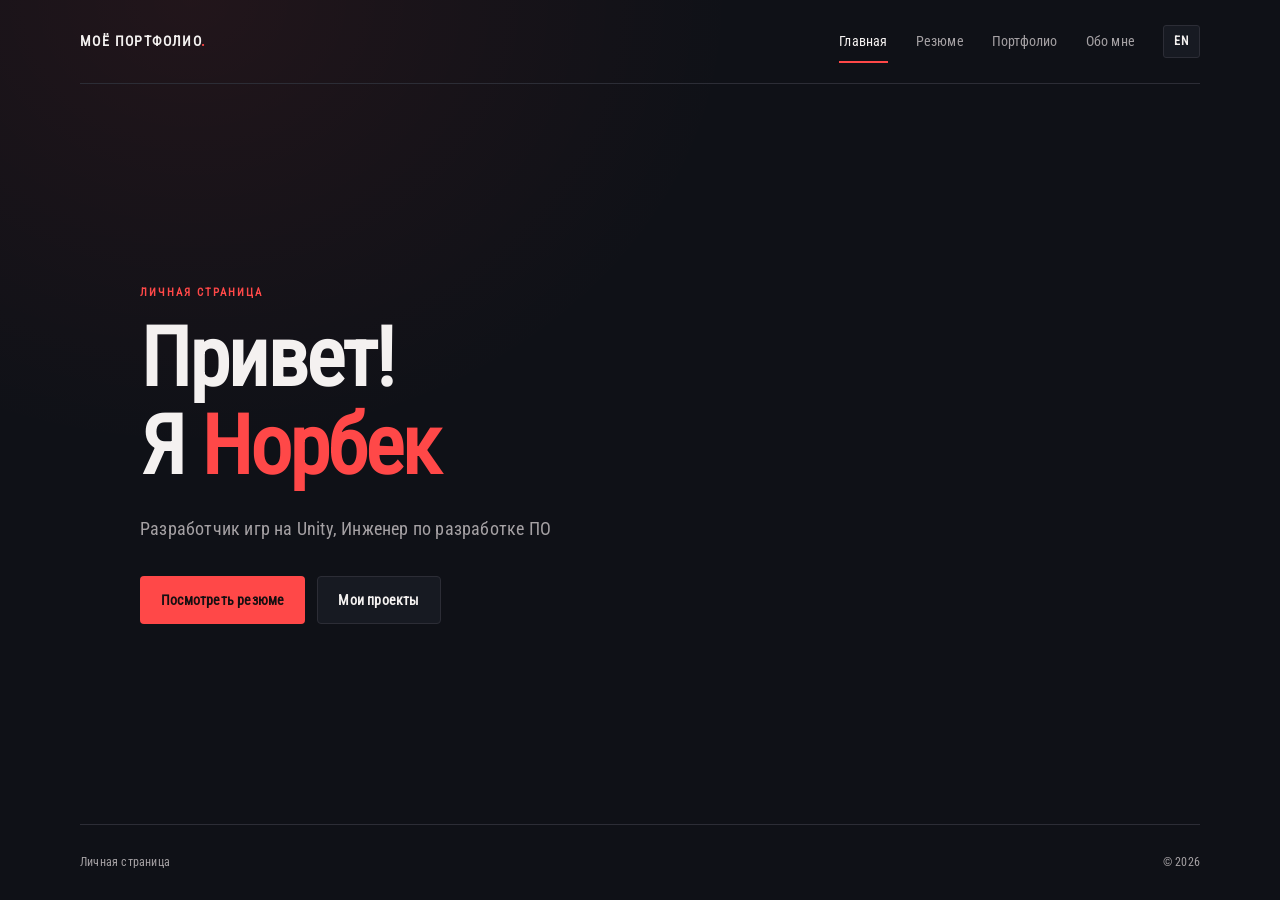
<file: index.html>
<!DOCTYPE html>
<html lang="ru">

<head>
    <meta charset="UTF-8">
    <meta name="viewport" content="width=device-width, initial-scale=1.0">
    <meta name="description" content="Личное резюме и портфолио" data-i18n-content="home.metaDescription">
    <title data-i18n="home.title">Главная — Моё портфолио</title>
    <link rel="stylesheet" href="style.css">
    <script src="language.js?v=2" defer></script>
</head>

<body>
    <header class="site-header">
        <a class="brand" href="index.html"><span data-i18n="common.brand">МОЁ ПОРТФОЛИО</span><span>.</span></a>
        <nav class="site-nav" aria-label="Основная навигация" data-i18n-aria-label="common.navigation">
            <a class="active" href="index.html" aria-current="page" data-i18n="common.home">Главная</a>
            <a href="resume.html" data-i18n="common.resume">Резюме</a>
            <a href="portfolio.html" data-i18n="common.portfolio">Портфолио</a>
            <a href="about.html" data-i18n="common.about">Обо мне</a>
            <button class="language-toggle" type="button" data-language-toggle
                data-i18n="language.button" data-i18n-aria-label="language.switchToEnglish">EN</button>
        </nav>
    </header>

    <main class="home-main">
        <section class="hero">
            <p class="eyebrow" data-i18n="home.eyebrow">ЛИЧНАЯ СТРАНИЦА</p>
            <h1><span data-i18n="home.greeting">Привет!</span><br><span data-i18n="home.namePrefix">Я</span> <span data-i18n="home.name">Норбек</span></h1>
            <p class="hero-copy" data-i18n="home.role">Разработчик игр на Unity, Инженер по разработке ПО</p>
            <div class="button-row">
                <a class="button button-primary" href="resume.html" data-i18n="home.resumeButton">Посмотреть резюме</a>
                <a class="button button-secondary" href="portfolio.html" data-i18n="home.projectsButton">Мои проекты</a>
            </div>
        </section>
    </main>

    <footer class="site-footer">
        <span data-i18n="home.footer">Личная страница</span>
        <span>© <span id="year">2026</span></span>
    </footer>
</body>

</html>
</file>
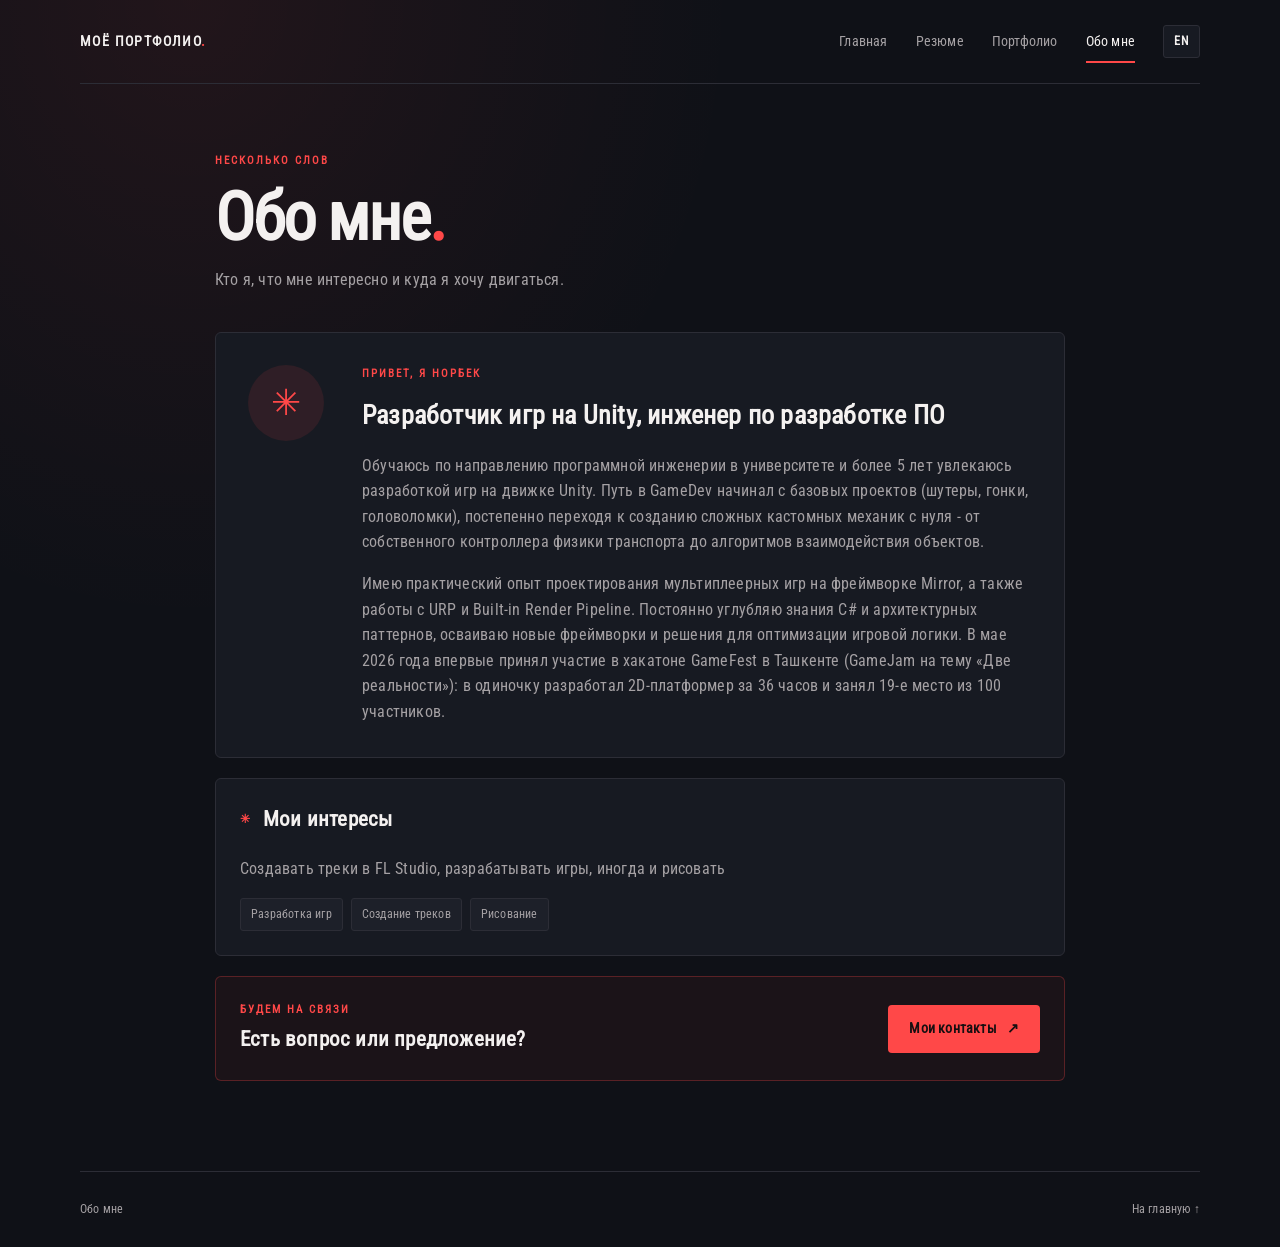
<file: about.html>
<!DOCTYPE html>
<html lang="ru">

<head>
    <meta charset="UTF-8">
    <meta name="viewport" content="width=device-width, initial-scale=1.0">
    <meta name="description" content="Немного обо мне" data-i18n-content="about.metaDescription">
    <title data-i18n="about.title">Обо мне — Моё портфолио</title>
    <link rel="stylesheet" href="style.css">
    <script src="language.js?v=2" defer></script>
</head>

<body>
    <header class="site-header">
        <a class="brand" href="index.html"><span data-i18n="common.brand">МОЁ ПОРТФОЛИО</span><span>.</span></a>
        <nav class="site-nav" aria-label="Основная навигация" data-i18n-aria-label="common.navigation">
            <a href="index.html" data-i18n="common.home">Главная</a>
            <a href="resume.html" data-i18n="common.resume">Резюме</a>
            <a href="portfolio.html" data-i18n="common.portfolio">Портфолио</a>
            <a class="active" href="about.html" aria-current="page" data-i18n="common.about">Обо мне</a>
            <button class="language-toggle" type="button" data-language-toggle
                data-i18n="language.button" data-i18n-aria-label="language.switchToEnglish">EN</button>
        </nav>
    </header>

    <main class="page-main about-main">
        <div class="page-heading">
            <p class="eyebrow" data-i18n="about.eyebrow">НЕСКОЛЬКО СЛОВ</p>
            <h1><span data-i18n="about.heading">Обо мне</span><span>.</span></h1>
            <p data-i18n="about.intro">Кто я, что мне интересно и куда я хочу двигаться.</p>
        </div>

        <section class="about-card">
            <div class="about-mark" aria-hidden="true">✳</div>
            <div>
                <p class="eyebrow" data-i18n="about.greeting">ПРИВЕТ, Я НОРБЕК</p>
                <h2 data-i18n="about.role">Разработчик игр на Unity, Инженер по разработке ПО</h2>
                <p class="about-copy" data-i18n="about.paragraphOne">Обучаюсь по направлению программной инженерии в университете и более 5 лет увлекаюсь разработкой игр на движке Unity. Путь в GameDev начинал с базовых проектов (шутеры, гонки, головоломки), постепенно переходя к созданию сложных кастомных механик с нуля - от собственного контроллера физики транспорта до алгоритмов взаимодействия объектов.</p>
                <p class="about-copy" data-i18n="about.paragraphTwo">Имею практический опыт проектирования мультиплеерных игр на фреймворке Mirror, а также работы с URP и Built-in Render Pipeline. Постоянно углубляю знания C# и архитектурных паттернов, осваиваю новые фреймворки и решения для оптимизации игровой логики. В мае 2026 года впервые принял участие в хакатоне GameFest в Ташкенте (GameJam на тему «Две реальности»): в одиночку разработал 2D-платформер за 36 часов и занял 19-е место из 100 участников.</p>
            </div>
        </section>

        <section class="content-card interests-card">
            <h2><span class="section-number">✳</span> <span data-i18n="about.interests">Мои интересы</span></h2>
            <p class="muted" data-i18n="about.interestsDescription">Создавать треки в FL Studio, разрабатывать игры, иногда и рисовать</p>
            <div class="tag-list">
                <span data-i18n="about.interestGames">[Разработка игр]</span>
                <span data-i18n="about.interestMusic">[Создание треков]</span>
                <span data-i18n="about.interestDrawing">[Рисование]</span>
            </div>
        </section>

        <section class="contact-banner">
            <div>
                <p class="eyebrow" data-i18n="about.contactEyebrow">БУДЕМ НА СВЯЗИ</p>
                <h2 data-i18n="about.contactHeading">Есть вопрос или предложение?</h2>
            </div>
            <a class="button button-primary" href="resume.html"><span data-i18n="about.contactsButton">Мои контакты</span> <span aria-hidden="true">↗</span></a>
        </section>
    </main>

    <footer class="site-footer">
        <span data-i18n="common.about">Обо мне</span>
        <a href="index.html" data-i18n="common.backHome">На главную ↑</a>
    </footer>
</body>

</html>
</file>
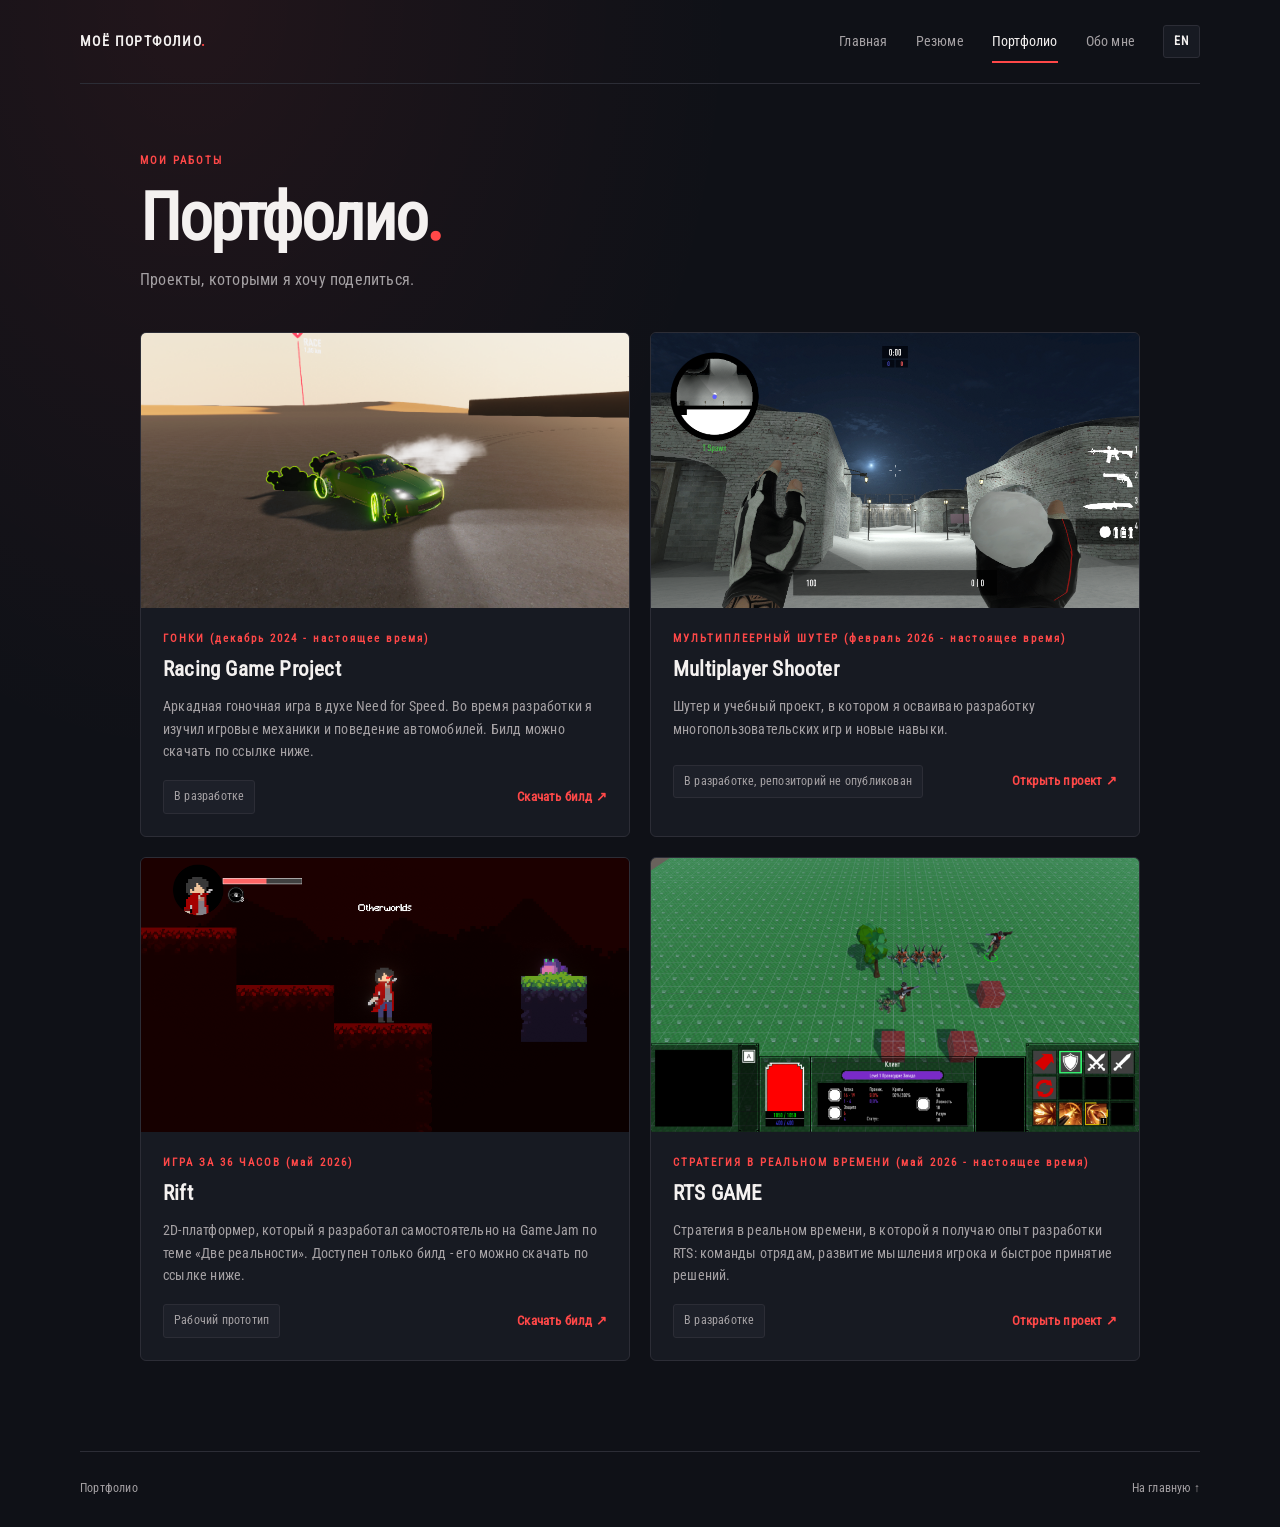
<file: portfolio.html>
<!DOCTYPE html>
<html lang="ru">

<head>
    <meta charset="UTF-8">
    <meta name="viewport" content="width=device-width, initial-scale=1.0">
    <meta name="description" content="Мои проекты и портфолио" data-i18n-content="portfolio.metaDescription">
    <title data-i18n="portfolio.title">Портфолио — Моё портфолио</title>
    <link rel="stylesheet" href="style.css">
    <script src="language.js?v=2" defer></script>
</head>

<body>
    <header class="site-header">
        <a class="brand" href="index.html"><span data-i18n="common.brand">МОЁ ПОРТФОЛИО</span><span>.</span></a>
        <nav class="site-nav" aria-label="Основная навигация" data-i18n-aria-label="common.navigation">
            <a href="index.html" data-i18n="common.home">Главная</a>
            <a href="resume.html" data-i18n="common.resume">Резюме</a>
            <a class="active" href="portfolio.html" aria-current="page" data-i18n="common.portfolio">Портфолио</a>
            <a href="about.html" data-i18n="common.about">Обо мне</a>
            <button class="language-toggle" type="button" data-language-toggle
                data-i18n="language.button" data-i18n-aria-label="language.switchToEnglish">EN</button>
        </nav>
    </header>

    <main class="page-main">
        <div class="page-heading">
            <p class="eyebrow" data-i18n="portfolio.eyebrow">МОИ РАБОТЫ</p>
            <h1><span data-i18n="portfolio.heading">Портфолио</span><span>.</span></h1>
            <p data-i18n="portfolio.intro">Проекты, которыми я хочу поделиться.</p>
        </div>

        <section class="project-grid" aria-label="Проекты" data-i18n-aria-label="portfolio.projectsLabel">
            <article class="project-card">
                <div class="project-visual visual-one">
                    <img src="images/racing-game-project.png" alt="Скриншот проекта Racing Game Project" data-i18n-alt="portfolio.racingAlt">
                </div>
                <div class="project-info">
                    <p class="eyebrow" data-i18n="portfolio.racingCategory">ГОНКИ (декабрь 2024 до текущего времени)</p>
                    <h2>Racing Game Project</h2>
                    <p data-i18n="portfolio.racingDescription">Игра жанра аркадных гонок на подобие Need For Speed, оттуда я научился к игровым механикам, поведениям машин. Билд можно скачать по ссылке снизу.</p>
                    <div class="project-bottom">
                        <span class="project-tech" data-i18n="portfolio.inDevelopment">На разработке</span>
                        <a class="text-link"
                            href="https://drive.google.com/file/d/1uWOw1J0gRCLCKvgv719ZZF-pbDGo_Lcz/view?usp=sharing"><span data-i18n="portfolio.downloadBuild">Скачать билд</span>
                            <span aria-hidden="true">↗</span></a>
                    </div>
                </div>
            </article>

            <article class="project-card">
                <div class="project-visual visual-two">
                    <img src="images/multiplayer-shooter.png" alt="Скриншот проекта Multiplayer Shooter" data-i18n-alt="portfolio.shooterAlt">
                </div>
                <div class="project-info">
                    <p class="eyebrow" data-i18n="portfolio.shooterCategory">МУЛЬТИПЛЕЕРНЫЙ ШУТЕР (февраль 2026 до текущего времени)</p>
                    <h2>Multiplayer Shooter</h2>
                    <p data-i18n="portfolio.shooterDescription">Игра жанра шутеров, проект на котором учусь писать мультиплеерную игру, осваивая новые навыки.</p>
                    <div class="project-bottom">
                        <span class="project-tech" data-i18n="portfolio.inDevelopmentPrivate">На разработке, не в репозитории</span>
                        <a class="text-link" href="https://github.com/Mialista228/Multiplayer-Shooter"><span data-i18n="portfolio.openProject">Открыть проект</span>
                            <span aria-hidden="true">↗</span></a>
                    </div>
                </div>
            </article>

            <article class="project-card">
                <div class="project-visual visual-three">
                    <img src="images/rift.png" alt="Скриншот игры Rift" data-i18n-alt="portfolio.riftAlt">
                </div>
                <div class="project-info">
                    <p class="eyebrow" data-i18n="portfolio.riftCategory">ИГРА ЗА 36 ЧАСОВ (май 2026)</p>
                    <h2>Rift</h2>
                    <p data-i18n="portfolio.riftDescription">2D платформер которую разрабатывал в одиночку на GameJam на тему "Две реальности". Есть только билд, скачать можно по ссылке снизу.</p>
                    <div class="project-bottom">
                        <span class="project-tech" data-i18n="portfolio.prototype">Рабочий прототип</span>
                        <a class="text-link"
                            href="https://drive.google.com/file/d/19RvlW_e3STQQujwzQCnDflAgjhX9kVTM/view?usp=sharing"><span data-i18n="portfolio.downloadBuild">Скачать билд</span>
                            <span aria-hidden="true">↗</span></a>
                    </div>
                </div>
            </article>

            <article class="project-card">
                <div class="project-visual visual-one">
                    <img src="images/rts-game.png" alt="Скриншот проекта RTS Game" data-i18n-alt="portfolio.rtsAlt">
                </div>
                <div class="project-info">
                    <p class="eyebrow" data-i18n="portfolio.rtsCategory">РЕАЛТАЙМ СТРАТЕГИЯ (май 2026 до текущего времени)</p>
                    <h2>RTS GAME</h2>
                    <p data-i18n="portfolio.rtsDescription">Игра жанра RTS, от которого получаю интересный опыт разработки игр жанра RTS, давать команды юнитам, улучшение мышление игрока, быстрое принятие решений и т.д.</p>
                    <div class="project-bottom">
                        <span class="project-tech" data-i18n="portfolio.inDevelopment">На разработке</span>
                        <a class="text-link" href="https://github.com/Mialista228/RTS"><span data-i18n="portfolio.openProject">Открыть проект</span> <span
                                aria-hidden="true">↗</span></a>
                    </div>
                </div>
            </article>
        </section>
    </main>

    <footer class="site-footer">
        <span data-i18n="common.portfolio">Портфолио</span>
        <a href="index.html" data-i18n="common.backHome">На главную ↑</a>
    </footer>
</body>

</html>
</file>
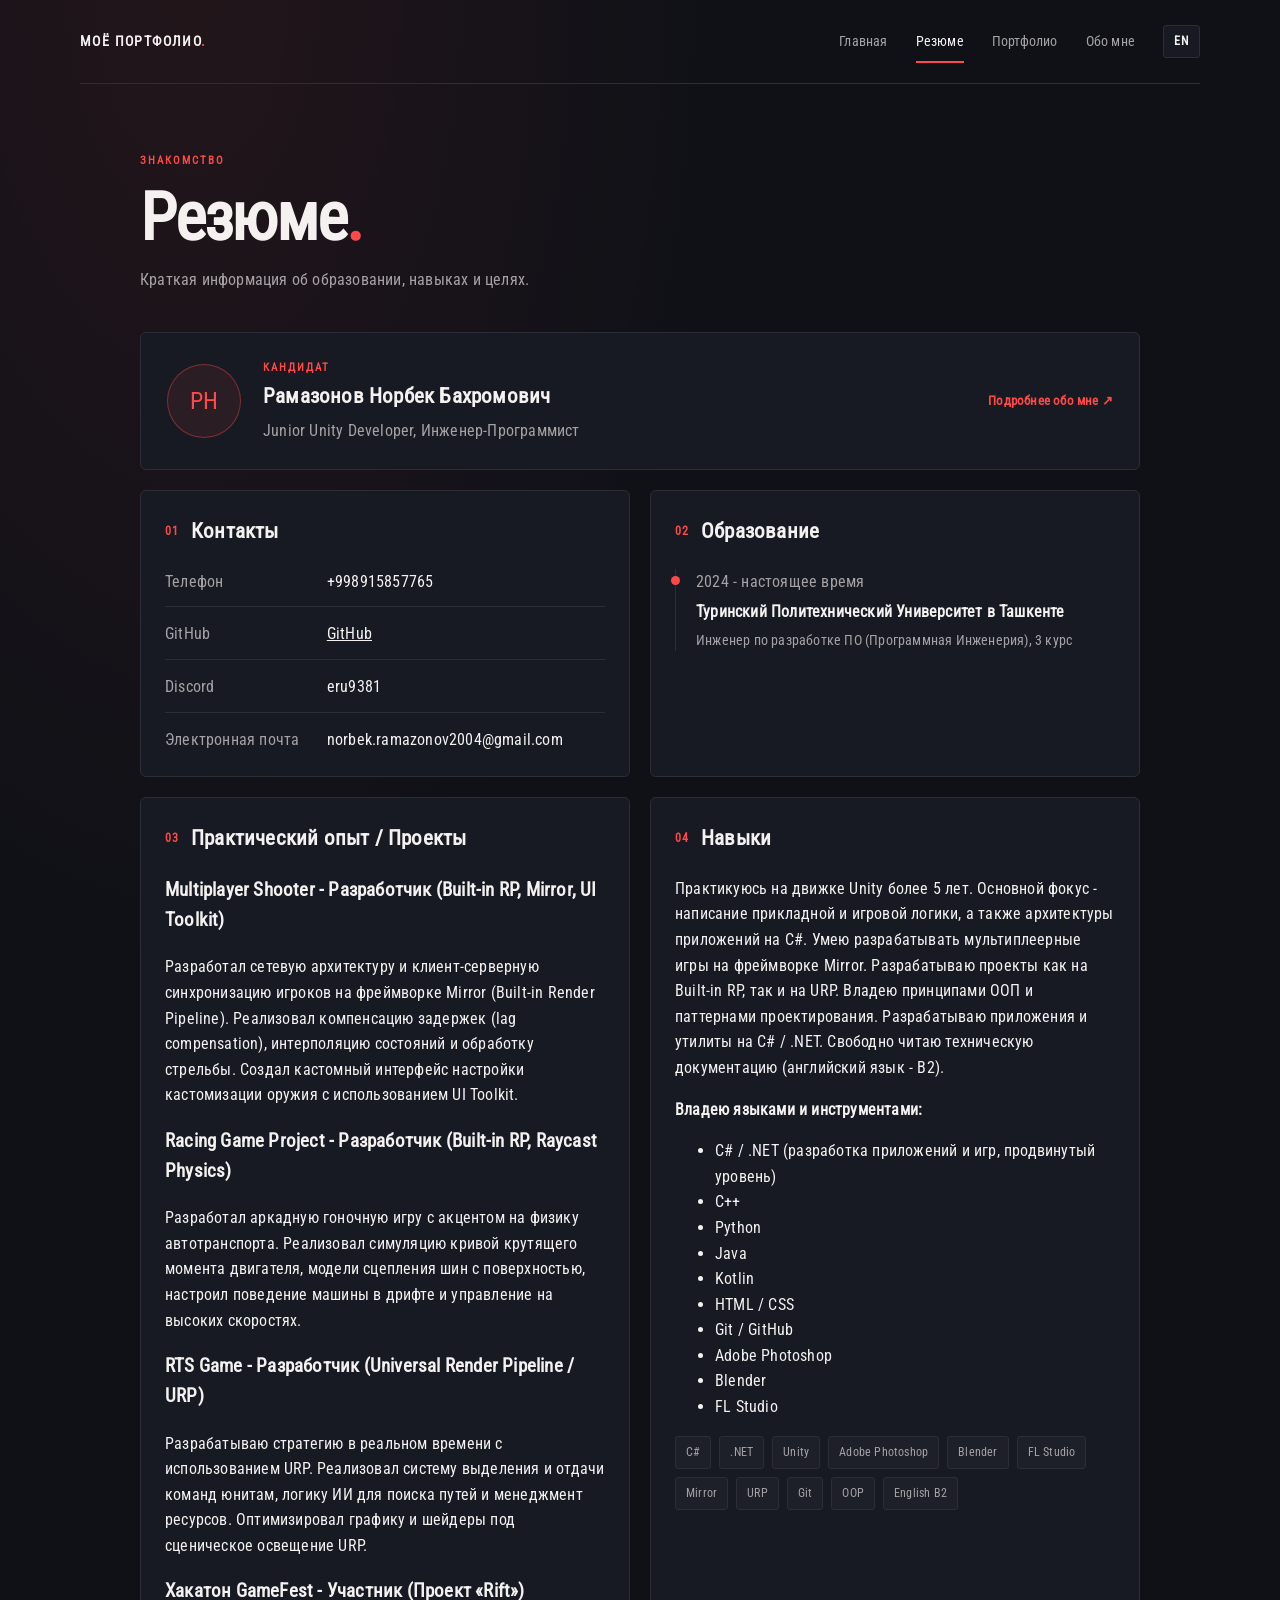
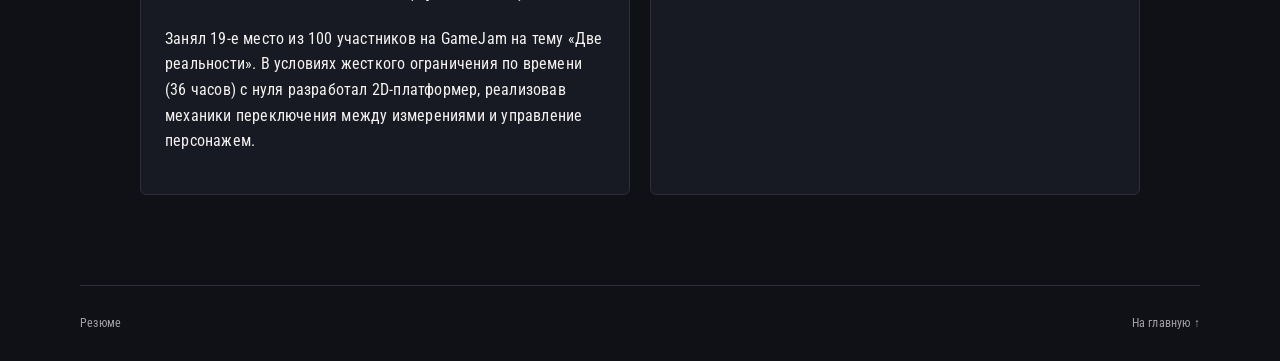
<file: resume.html>
<!DOCTYPE html>
<html lang="ru">

<head>
    <meta charset="UTF-8">
    <meta name="viewport" content="width=device-width, initial-scale=1.0">
    <meta name="description" content="Моё резюме" data-i18n-content="resume.metaDescription">
    <title data-i18n="resume.title">Резюме — Моё портфолио</title>
    <link rel="stylesheet" href="style.css">
    <script src="language.js?v=2" defer></script>
</head>

<body>
    <header class="site-header">
        <a class="brand" href="index.html"><span data-i18n="common.brand">МОЁ ПОРТФОЛИО</span><span>.</span></a>
        <nav class="site-nav" aria-label="Основная навигация" data-i18n-aria-label="common.navigation">
            <a href="index.html" data-i18n="common.home">Главная</a>
            <a class="active" href="resume.html" aria-current="page" data-i18n="common.resume">Резюме</a>
            <a href="portfolio.html" data-i18n="common.portfolio">Портфолио</a>
            <a href="about.html" data-i18n="common.about">Обо мне</a>
            <button class="language-toggle" type="button" data-language-toggle data-i18n="language.button"
                data-i18n-aria-label="language.switchToEnglish">EN</button>
        </nav>
    </header>

    <main class="page-main">
        <div class="page-heading">
            <p class="eyebrow" data-i18n="resume.eyebrow">ЗНАКОМСТВО</p>
            <h1><span data-i18n="resume.heading">Резюме</span><span>.</span></h1>
            <p data-i18n="resume.intro">Краткая информация об образовании, навыках и целях.</p>
        </div>

        <section class="profile-card" aria-labelledby="profile-name">
            <div class="avatar-placeholder" aria-hidden="true" data-i18n="resume.initials">РН</div>
            <div class="profile-intro">
                <p class="eyebrow" data-i18n="resume.candidate">КАНДИДАТ</p>
                <h2 id="profile-name" data-i18n="resume.fullName">Рамазонов Норбек Бахромович</h2>
                <p data-i18n="resume.role">Junior Unity Developer, Software Engineer</p>
            </div>
            <a class="text-link" href="about.html"><span data-i18n="resume.aboutLink">Подробнее обо мне</span> <span
                    aria-hidden="true">↗</span></a>
        </section>

        <div class="resume-grid">
            <section class="content-card">
                <h2><span class="section-number">01</span> <span data-i18n="resume.contacts">Контакты</span></h2>
                <dl class="detail-list">
                    <div>
                        <dt data-i18n="resume.phone">Телефон</dt>
                        <dd>+998915857765</dd>
                    </div>
                    <div>
                        <dt>GitHub</dt>
                        <dd><a href="https://github.com/Mialista228" data-i18n="resume.githubLink">[Ссылка на
                                GitHub]</a></dd>
                    </div>
                    <div>
                        <dt data-i18n="resume.discord">Discord</dt>
                        <dd>eru9381</dd>
                    </div>
                    <div>
                        <dt data-i18n="resume.email">Электронная почта</dt>
                        <dd>norbek.ramazonov2004@gmail.com</dd>
                    </div>
                </dl>
            </section>

            <section class="content-card">
                <h2><span class="section-number">02</span> <span data-i18n="resume.education">Образование</span></h2>
                <div class="timeline-item">
                    <span class="timeline-dot"></span>
                    <p class="muted" data-i18n="resume.educationPeriod">2024 - текущее время</p>
                    <h3 data-i18n="resume.school">Туринский Политехнический Университет в Ташкенте</h3>
                    <p data-i18n="resume.degree">Инженер по разработке ПО (Программный инженер), 3 курс</p>
                </div>
            </section>

            <section class="content-card">
                <h2><span class="section-number">03</span> <span data-i18n="resume.experience">Практический опыт /
                        Проекты</span></h2>
                <div class="project-item">
                    <h3 data-i18n="resume.shooterTitle">Multiplayer Shooter — Разработчик (Built-in RP, Mirror, UI
                        Toolkit)</h3>
                    <p data-i18n="resume.shooterDescription">Разработал сетевую архитектуру и клиент-серверную
                        синхронизацию игроков на фреймворке Mirror (Built-in Render Pipeline). Реализовал компенсацию
                        задержек (lag compensation), интерполяцию состояний и обработку стрельбы. Создал кастомный
                        интерфейс настройки кастомизации оружия с использованием UI Toolkit.</p>
                </div>

                <div class="project-item">
                    <h3 data-i18n="resume.racingTitle">Racing Game Project — Разработчик (Built-in RP, Raycast Physics)
                    </h3>
                    <p data-i18n="resume.racingDescription">Запрограммировал кастомную физику автотранспорта на основе
                        Raycast-подвески без использования стандартных WheelCollider. Реализовал симуляцию кривой
                        крутящего момента двигателя, модель сцепления шин и механику дрифта. Настроил кастомные
                        инспекторы редактора (Custom Editor) для удобной отладки параметров машины.</p>
                </div>

                <div class="project-item">
                    <h3 data-i18n="resume.rtsTitle">RTS Game — Разработчик (Universal Render Pipeline / URP)</h3>
                    <p data-i18n="resume.rtsDescription">Разрабатываю стратегию в реальном времени с использованием URP.
                        Реализовал систему выделения и отдачи команд юнитам, логику ИИ для поиска путей и менеджмент
                        ресурсов. Оптимизировал графику и шейдеры под сценическое освещение URP.</p>
                </div>

                <div class="project-item">
                    <h3 data-i18n="resume.gamefestTitle">Хакатон GameFest — Участник (Проект «Rift»)</h3>
                    <p data-i18n="resume.gamefestDescription">Занял 19-е место из 100 участников на GameJam на тему «Две
                        реальности». В условиях жесткого ограничения по времени (36 часов) с нуля разработал
                        2D-платформер, реализовав механики переключения между измерениями и управление персонажем.</p>
                </div>
            </section>

            <section class="content-card">
                <h2><span class="section-number">04</span> <span data-i18n="resume.skills">Навыки</span></h2>
                <p data-i18n="resume.skillsSummary">Практикуюсь на движке Unity более 5 лет. Основной фокус — написание
                    прикладной и игровой логики, а также архитектуры приложений на C#. Умею разрабатывать мультиплеерные
                    игры на фреймворке Mirror. Разрабатываю проекты как на Built-in RP, так и на URP. Владею принципами
                    ООП и паттернами проектирования. Разрабатываю приложения и утилиты на C# / .NET. Свободно читаю
                    техническую документацию (английский язык — B2).</p>
                <strong data-i18n="resume.tools">Владею языками и инструментами:</strong>
                <ul>
                    <li data-i18n="resume.toolCsharp">C# / .NET (разработка приложений и игр, продвинутый уровень)</li>
                    <li>C++</li>
                    <li>Python</li>
                    <li>Java</li>
                    <li>Kotlin</li>
                    <li>HTML / CSS</li>
                    <li>Git / GitHub</li>
                    <li>Adobe Photoshop</li>
                    <li>Blender</li>
                    <li>FL Studio</li>
                </ul>
                <div class="tag-list">
                    <span>C#</span>
                    <span>.NET</span>
                    <span>Unity</span>
                    <span>Adobe Photoshop</span>
                    <span>Blender</span>
                    <span>FL Studio</span>
                    <span>Mirror</span>
                    <span>URP</span>
                    <span>Git</span>
                    <span>OOP</span>
                    <span>English B2</span>
                </div>
            </section>
        </div>
    </main>

    <footer class="site-footer">
        <span data-i18n="common.resume">Резюме</span>
        <a href="index.html" data-i18n="common.backHome">На главную ↑</a>
    </footer>
</body>

</html>
</file>
<file: style.css>
@font-face {
    font-family: "MyFont";
    src: url("fonts/RobotoCondensed-Regular.ttf") format("opentype");
    font-display: swap;
}

:root {
    color-scheme: dark;
    --background: #0f1117;
    --surface: #171a22;
    --surface-light: #1d2029;
    --text: #f4f1f0;
    --muted: #a5a1a4;
    --accent: #ff4848;
    --line: #2c2d36;
}

* {
    box-sizing: border-box;
}

html {
    min-width: 320px;
    scroll-behavior: smooth;
}

body {
    min-height: 100vh;
    margin: 0;
    display: flex;
    flex-direction: column;
    background:
        radial-gradient(ellipse at 15% 0%, rgb(255 72 72 / 8%), transparent 34rem),
        var(--background);
    color: var(--text);
    font-family: "MyFont", Arial, sans-serif;
    font-size: 16px;
    letter-spacing: 0.2px;
    line-height: 1.6;
}

a {
    color: inherit;
}

.site-header,
.site-footer {
    width: min(1120px, calc(100% - 48px));
    margin: 0 auto;
}

.site-header {
    min-height: 84px;
    display: flex;
    align-items: center;
    justify-content: space-between;
    gap: 28px;
    border-bottom: 1px solid var(--line);
}

.brand {
    color: var(--text);
    font-size: 14px;
    font-weight: 700;
    letter-spacing: 1.4px;
    text-decoration: none;
    white-space: nowrap;
}

.brand > span:last-child,
.page-heading h1 > span:last-child,
.hero h1 > span:last-child {
    color: var(--accent);
}

.site-nav {
    display: flex;
    align-items: center;
    flex-wrap: wrap;
    gap: 8px 28px;
}

.site-nav a {
    padding: 8px 0;
    color: var(--muted);
    font-size: 14px;
    text-decoration: none;
    transition: color 160ms ease;
}

.site-nav a:hover,
.site-nav a.active {
    color: var(--text);
}

.site-nav a.active {
    box-shadow: 0 2px 0 var(--accent);
}

.language-toggle {
    padding: 6px 10px;
    border: 1px solid var(--line);
    border-radius: 3px;
    background: var(--surface);
    color: var(--text);
    cursor: pointer;
    font: inherit;
    font-size: 12px;
    font-weight: 700;
    letter-spacing: 1px;
    transition: border-color 160ms ease, color 160ms ease;
}

.language-toggle:hover,
.language-toggle:focus-visible {
    border-color: var(--accent);
    color: var(--accent);
}

.home-main,
.page-main {
    width: min(1000px, calc(100% - 48px));
    margin: 0 auto;
    flex: 1;
}

.home-main {
    display: flex;
    min-height: 620px;
    align-items: center;
    justify-content: space-between;
    gap: 48px;
}

.hero {
    max-width: 650px;
    padding: 88px 0;
}

.eyebrow {
    margin: 0 0 12px;
    color: var(--accent);
    font-size: 11px;
    font-weight: 700;
    letter-spacing: 2px;
}

.hero h1,
.page-heading h1 {
    margin: 0;
    font-size: clamp(48px, 8vw, 82px);
    font-weight: 700;
    letter-spacing: -2px;
    line-height: 1.08;
}

.hero-copy {
    max-width: 530px;
    margin: 24px 0 32px;
    color: var(--muted);
    font-size: 18px;
}

.button-row {
    display: flex;
    flex-wrap: wrap;
    gap: 12px;
}

.button {
    min-height: 48px;
    display: inline-flex;
    align-items: center;
    justify-content: center;
    gap: 10px;
    padding: 0 20px;
    border: 1px solid transparent;
    border-radius: 4px;
    font-size: 14px;
    font-weight: 700;
    text-decoration: none;
    transition: transform 160ms ease, background 160ms ease;
}

.button:hover {
    transform: translateY(-2px);
}

.button-primary {
    background: var(--accent);
    color: #160f11;
}

.button-primary:hover {
    background: #ff6969;
}

.button-secondary {
    border-color: var(--line);
    background: var(--surface);
    color: var(--text);
}

.home-note {
    width: 230px;
    flex: 0 0 230px;
    padding: 24px;
    border: 1px solid var(--line);
    border-radius: 6px;
    background: rgb(23 26 34 / 78%);
}

.note-mark {
    color: var(--accent);
    font-size: 26px;
}

.home-note p {
    margin: 10px 0 0;
    color: var(--muted);
    font-size: 14px;
}

.page-main {
    padding: 68px 0 90px;
}

.page-heading {
    margin-bottom: 40px;
}

.page-heading h1 {
    font-size: clamp(44px, 7vw, 66px);
}

.page-heading>p:last-child {
    margin: 14px 0 0;
    color: var(--muted);
}

.profile-card,
.content-card,
.project-card,
.about-card {
    border: 1px solid var(--line);
    border-radius: 6px;
    background: var(--surface);
}

.profile-card {
    display: flex;
    align-items: center;
    gap: 22px;
    padding: 26px;
    margin-bottom: 20px;
}

.avatar-placeholder {
    width: 74px;
    height: 74px;
    display: grid;
    flex: 0 0 74px;
    place-items: center;
    border: 1px solid rgb(255 72 72 / 40%);
    border-radius: 50%;
    background: rgb(255 72 72 / 9%);
    color: var(--accent);
    font-size: 24px;
}

.profile-intro {
    flex: 1;
}

.profile-intro .eyebrow {
    margin-bottom: 3px;
}

.profile-intro h2,
.content-card h2,
.project-info h2,
.about-card h2,
.contact-banner h2 {
    margin: 0;
    font-size: 21px;
}

.profile-intro>p:last-child {
    margin: 4px 0 0;
    color: var(--muted);
}

.text-link {
    color: var(--accent);
    font-size: 13px;
    font-weight: 700;
    text-decoration: none;
    white-space: nowrap;
}

.text-link:hover {
    color: #ff8585;
}

.resume-grid {
    display: grid;
    grid-template-columns: repeat(2, minmax(0, 1fr));
    gap: 20px;
}

.content-card {
    padding: 24px;
}

.content-card h2 {
    display: flex;
    align-items: center;
    gap: 12px;
    margin-bottom: 20px;
}

.section-number {
    color: var(--accent);
    font-size: 12px;
    letter-spacing: 1px;
}

.detail-list {
    display: grid;
    gap: 14px;
    margin: 0;
}

.detail-list>div {
    display: grid;
    grid-template-columns: minmax(110px, 0.7fr) 1.3fr;
    gap: 12px;
    padding-bottom: 12px;
    border-bottom: 1px solid var(--line);
}

.detail-list>div:last-child {
    padding-bottom: 0;
    border-bottom: 0;
}

.detail-list dt,
.muted {
    color: var(--muted);
}

.detail-list dd {
    margin: 0;
    overflow-wrap: anywhere;
}

.detail-list a {
    color: var(--text);
}

.timeline-item {
    position: relative;
    padding-left: 20px;
    border-left: 1px solid var(--line);
}

.timeline-dot {
    position: absolute;
    top: 7px;
    left: -5px;
    width: 9px;
    height: 9px;
    border-radius: 50%;
    background: var(--accent);
}

.timeline-item p {
    margin: 0 0 5px;
}

.timeline-item h3,
.empty-state h3 {
    margin: 0 0 4px;
    font-size: 16px;
}

.timeline-item p:last-child,
.empty-state p {
    margin: 0;
    color: var(--muted);
    font-size: 14px;
}

.empty-state {
    display: flex;
    align-items: flex-start;
    gap: 14px;
}

.empty-state>span {
    color: var(--accent);
    font-size: 20px;
}

.tag-list {
    display: flex;
    flex-wrap: wrap;
    gap: 8px;
    margin-top: 16px;
}

.tag-list span,
.project-tech {
    padding: 6px 10px;
    border: 1px solid var(--line);
    border-radius: 3px;
    background: var(--surface-light);
    color: var(--muted);
    font-size: 12px;
}

.project-grid {
    display: grid;
    grid-template-columns: repeat(2, minmax(0, 1fr));
    gap: 20px;
}

.project-card {
    overflow: hidden;
}

.project-visual {
    aspect-ratio: 16 / 9;
    min-height: 190px;
    overflow: hidden;
    background:
        radial-gradient(circle at 50% 50%, rgb(255 72 72 / 22%), transparent 45%),
        var(--surface-light);
}

.project-visual img {
    width: 100%;
    height: 100%;
    display: block;
    object-fit: cover;
}

.visual-two {
    background:
        radial-gradient(circle at 70% 35%, rgb(255 72 72 / 24%), transparent 35%),
        var(--surface-light);
}

.visual-three {
    background:
        radial-gradient(circle at 30% 65%, rgb(255 72 72 / 22%), transparent 40%),
        var(--surface-light);
}

.project-info {
    padding: 22px;
}

.project-info .eyebrow {
    margin-bottom: 5px;
}

.project-info>p:not(.eyebrow) {
    min-height: 52px;
    margin: 9px 0 18px;
    color: var(--muted);
    font-size: 14px;
}

.project-bottom {
    display: flex;
    flex-wrap: wrap;
    align-items: center;
    justify-content: space-between;
    gap: 12px;
}

.page-hint {
    margin: 24px 0 0;
    color: var(--muted);
    font-size: 13px;
}

.about-main {
    max-width: 850px;
}

.about-card {
    display: grid;
    grid-template-columns: 90px 1fr;
    gap: 24px;
    padding: 32px;
}

.about-mark {
    width: 76px;
    height: 76px;
    display: grid;
    place-items: center;
    border-radius: 50%;
    background: rgb(255 72 72 / 10%);
    color: var(--accent);
    font-size: 36px;
}

.about-card h2 {
    max-width: 600px;
    font-size: 26px;
}

.about-copy {
    margin: 16px 0 0;
    color: var(--muted);
}

.interests-card {
    margin-top: 20px;
}

.interests-card>p {
    margin: 0;
}

.contact-banner {
    display: flex;
    align-items: center;
    justify-content: space-between;
    gap: 24px;
    margin-top: 20px;
    padding: 24px;
    border: 1px solid rgb(255 72 72 / 28%);
    border-radius: 6px;
    background: rgb(255 72 72 / 5%);
}

.contact-banner .eyebrow {
    margin-bottom: 4px;
}

.site-footer {
    min-height: 76px;
    display: flex;
    align-items: center;
    justify-content: space-between;
    gap: 16px;
    border-top: 1px solid var(--line);
    color: var(--muted);
    font-size: 12px;
}

.site-footer a {
    color: var(--muted);
    text-decoration: none;
}

.site-footer a:hover {
    color: var(--text);
}

@media (max-width: 720px) {
    .site-header {
        min-height: 0;
        align-items: flex-start;
        flex-direction: column;
        gap: 12px;
        padding: 18px 0;
    }

    .site-nav {
        gap: 5px 20px;
    }

    .site-nav a {
        font-size: 13px;
    }

    .home-main {
        min-height: 0;
        align-items: stretch;
        flex-direction: column;
        gap: 0;
        padding-top: 16px;
        padding-bottom: 64px;
    }

    .hero {
        padding: 72px 0 36px;
    }

    .home-note {
        width: auto;
        flex-basis: auto;
    }

    .resume-grid,
    .project-grid {
        grid-template-columns: 1fr;
    }

    .profile-card {
        flex-wrap: wrap;
    }

    .profile-card .text-link {
        margin-left: 96px;
    }
}

@media (max-width: 480px) {

    .site-header,
    .site-footer,
    .home-main,
    .page-main {
        width: min(100% - 32px, 1000px);
    }

    .page-main {
        padding-top: 48px;
        padding-bottom: 64px;
    }

    .hero h1 {
        font-size: 54px;
    }

    .hero-copy {
        font-size: 16px;
    }

    .button-row {
        align-items: stretch;
        flex-direction: column;
    }

    .profile-card {
        align-items: flex-start;
        gap: 16px;
        padding: 20px;
    }

    .avatar-placeholder {
        width: 58px;
        height: 58px;
        flex-basis: 58px;
        font-size: 20px;
    }

    .profile-card .text-link {
        margin-left: 74px;
    }

    .content-card,
    .about-card {
        padding: 20px;
    }

    .detail-list>div {
        grid-template-columns: 1fr;
        gap: 2px;
    }

    .about-card {
        grid-template-columns: 1fr;
        gap: 18px;
    }

    .about-card h2 {
        font-size: 22px;
    }

    .contact-banner {
        align-items: flex-start;
        flex-direction: column;
    }
}
</file>
